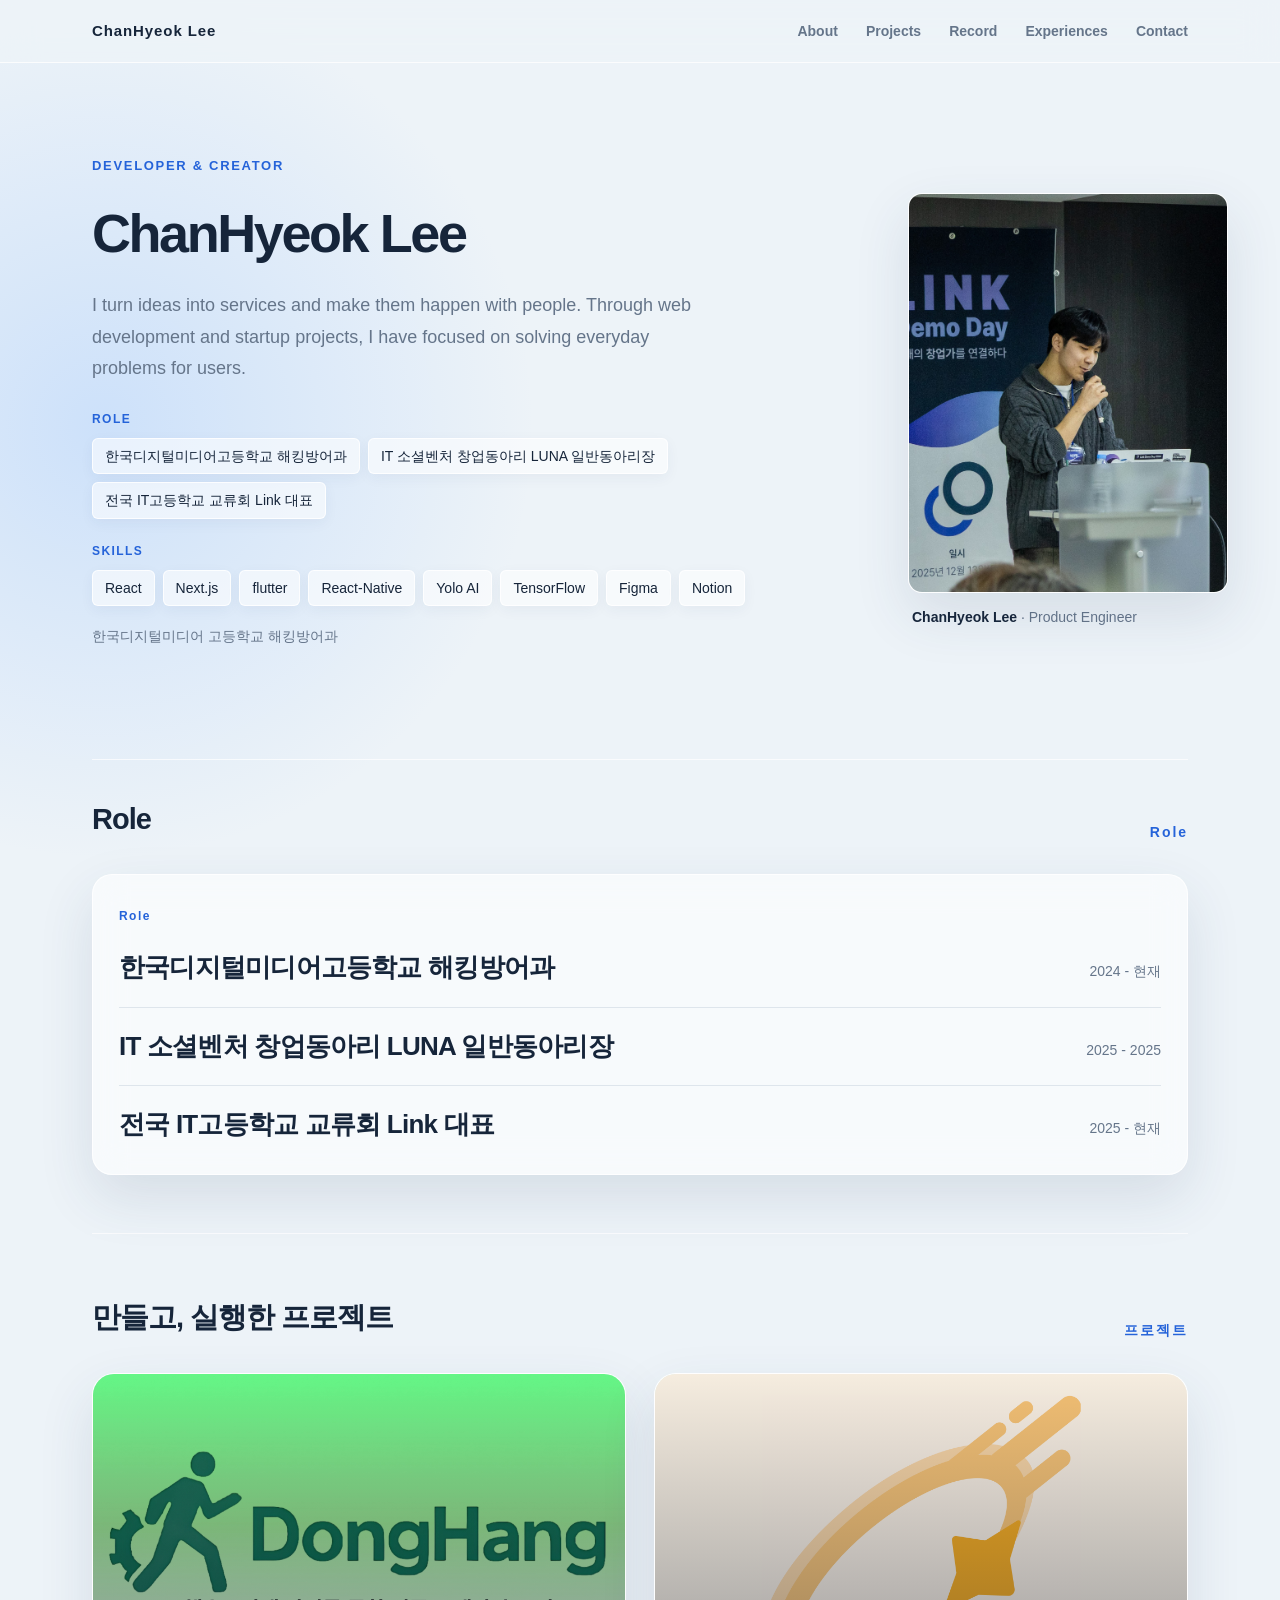
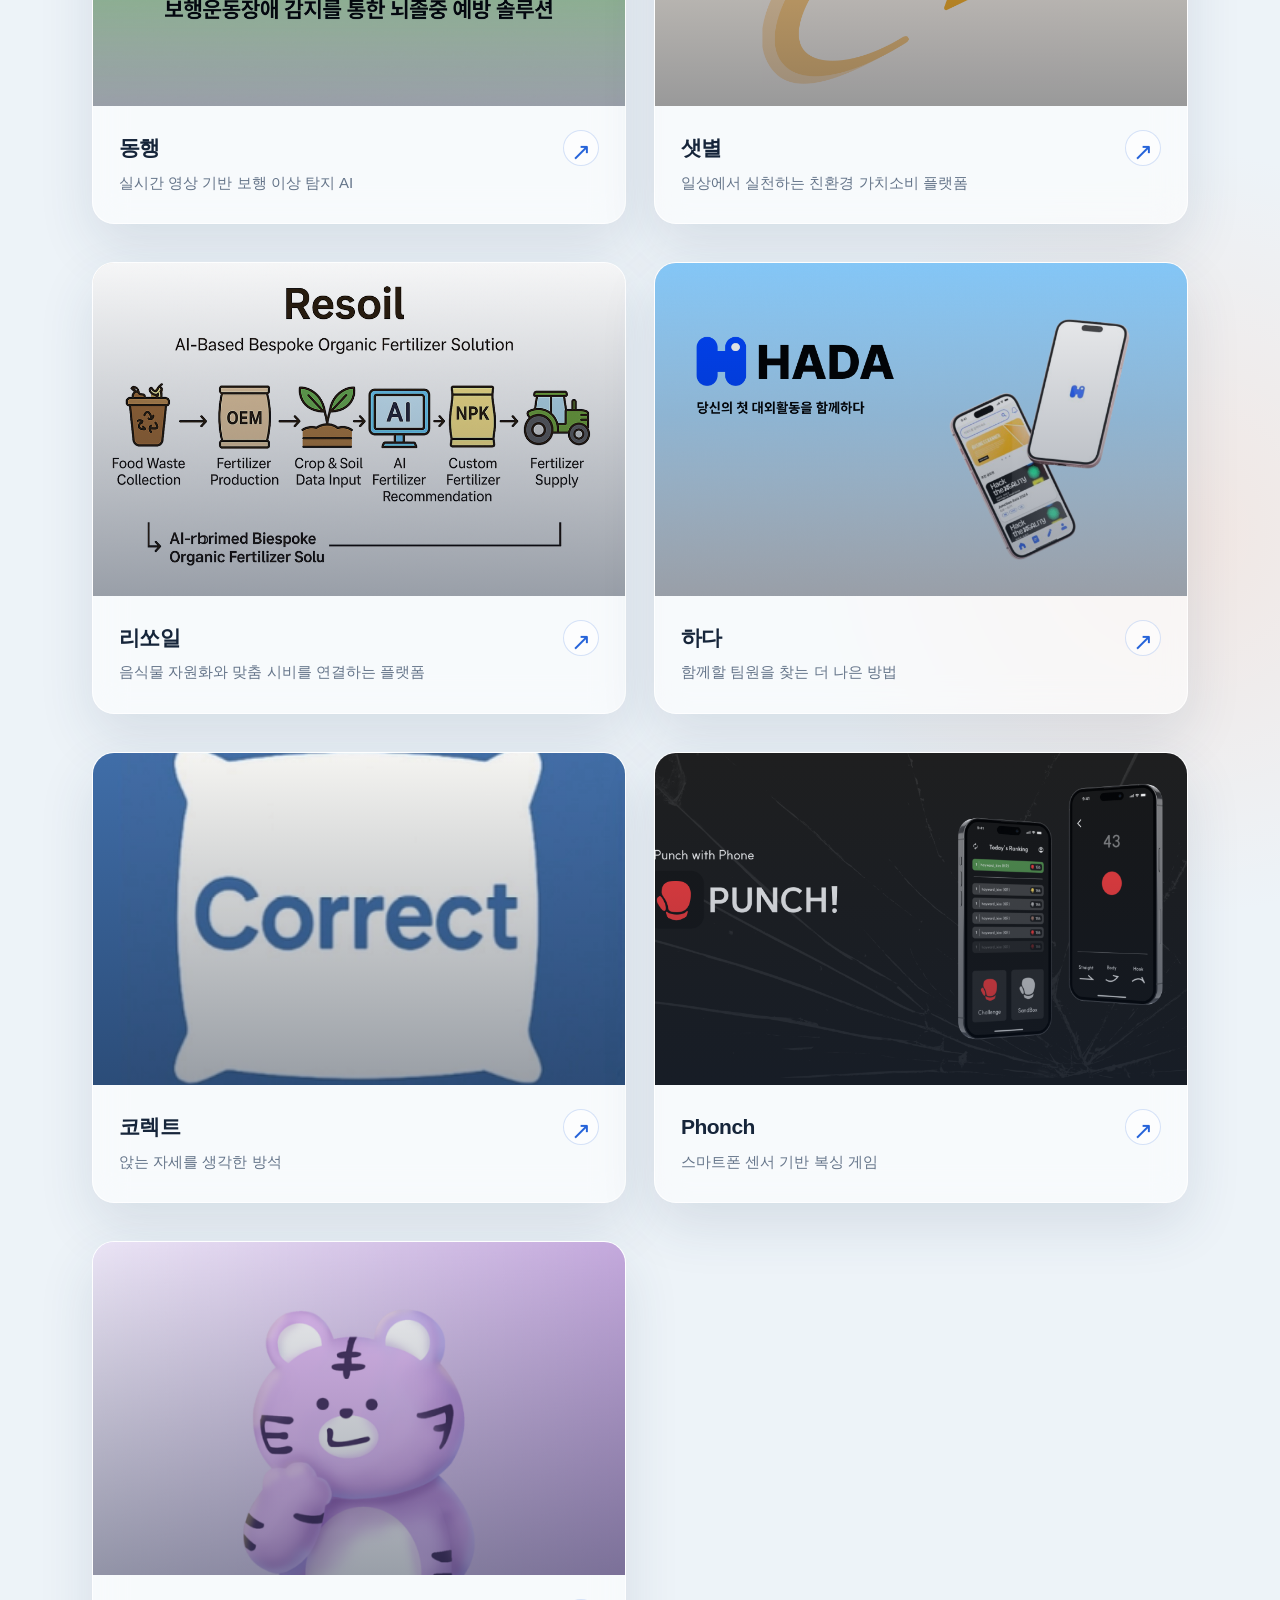
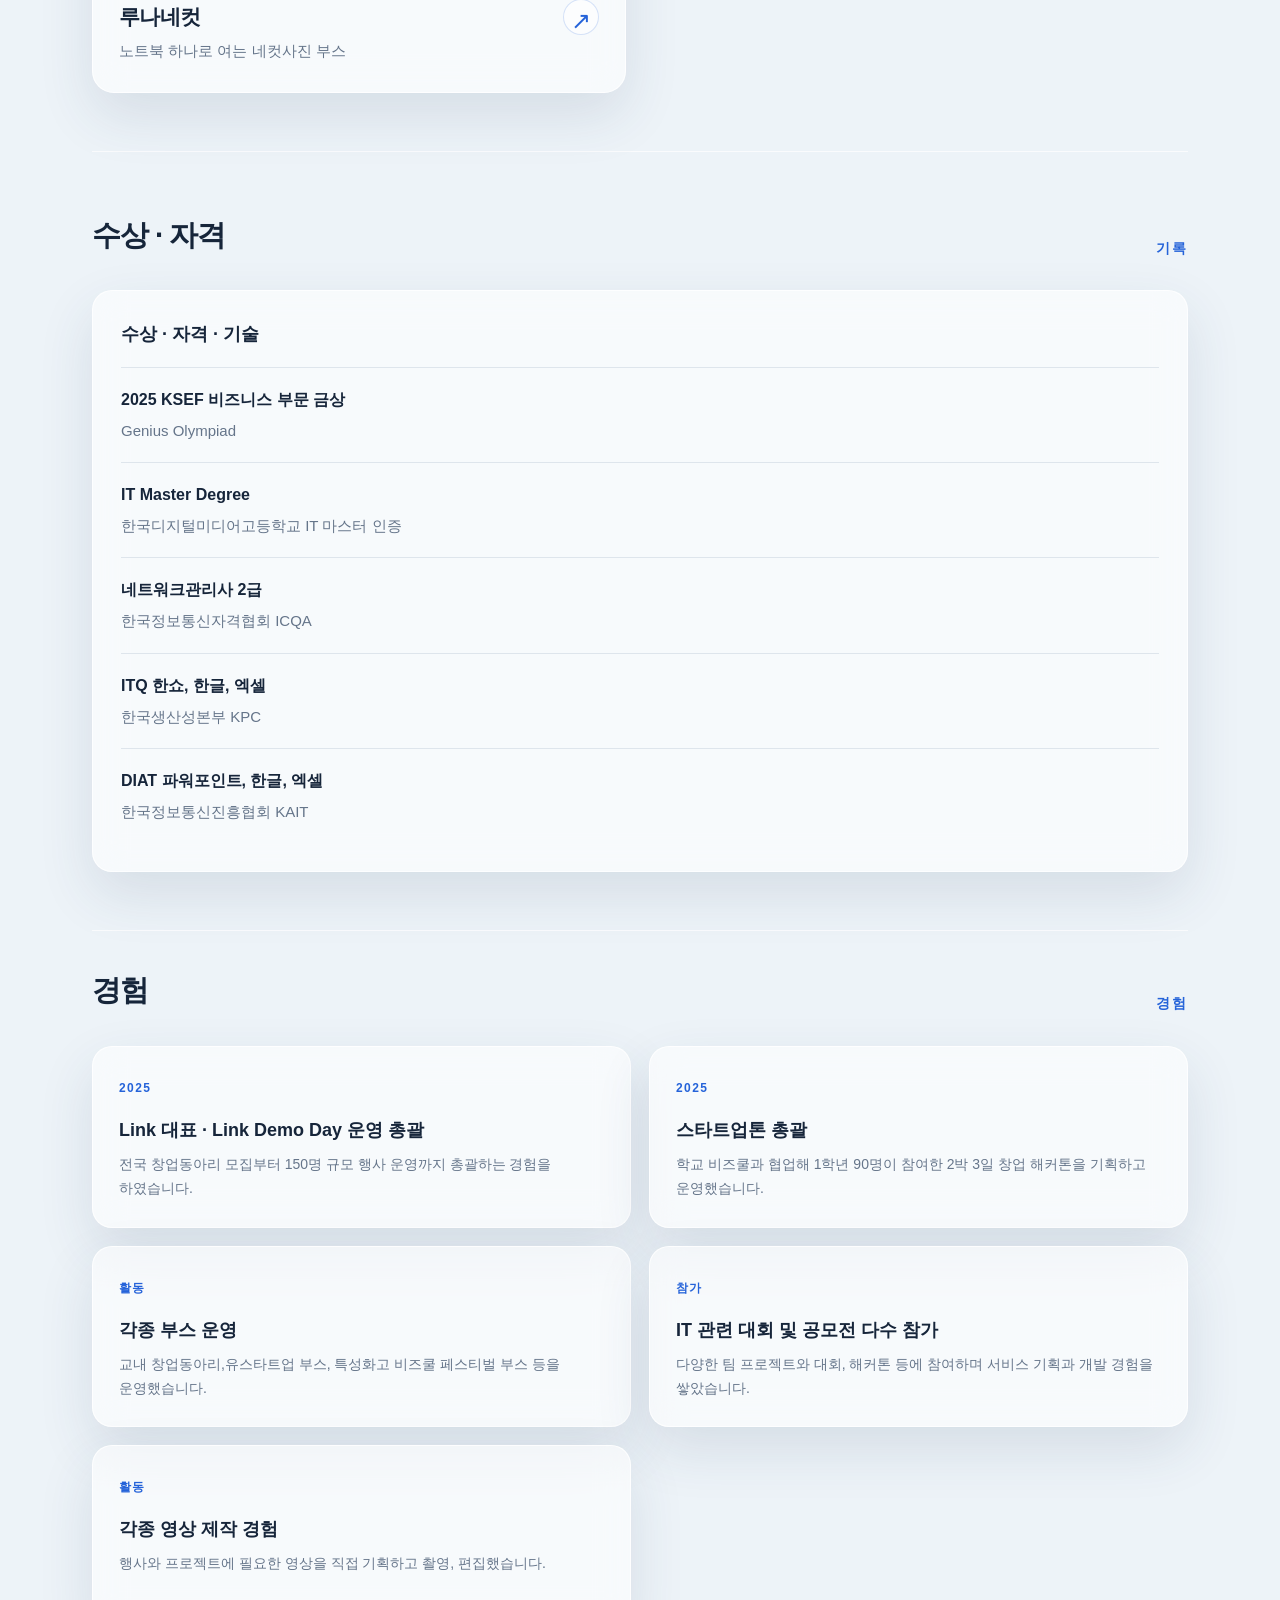
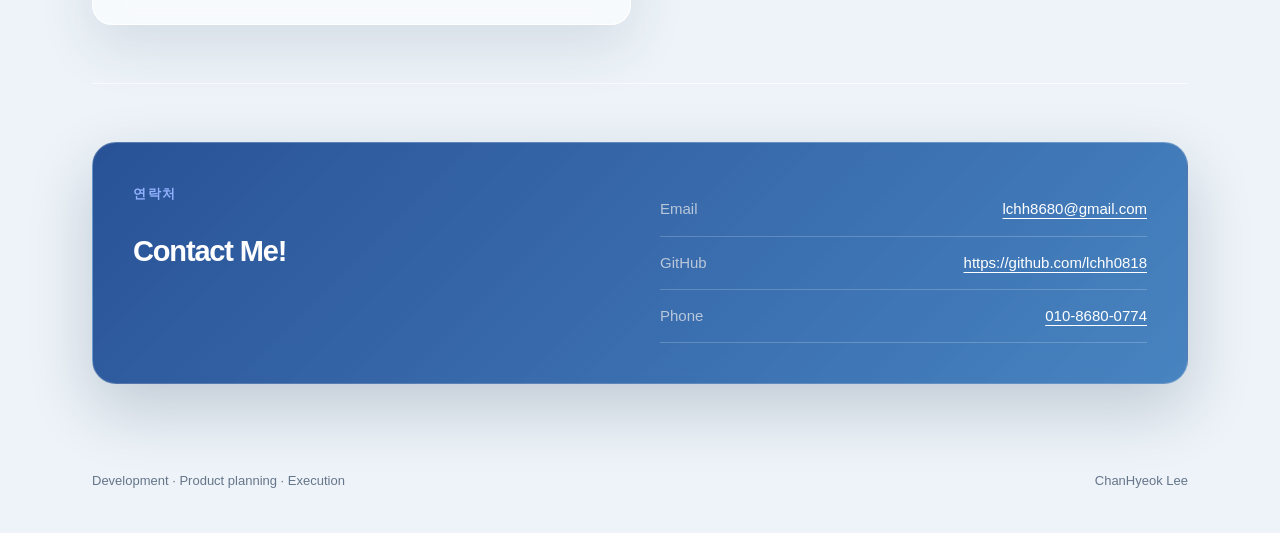
<file: index.html>
<!doctype html>
<html lang="en">
<head>
    <meta charset="utf-8">
    <meta name="viewport" content="width=device-width, initial-scale=1">
    <title>portfolio</title>
    <meta name="description" content="A portfolio of web development, product planning, and event operations.">
    <link rel="icon" type="image/svg+xml" href="data:image/svg+xml,%3Csvg xmlns='http://www.w3.org/2000/svg' viewBox='0 0 32 32'%3E%3Crect width='32' height='32' rx='7' fill='%232859e6'/%3E%3Cpath d='M10 24V8h8a5 5 0 0 1 0 10h-4v6zm4-10h4a1 1 0 0 0 0-2h-4z' fill='white'/%3E%3C/svg%3E">
    <link rel="stylesheet" href="styles.css">
    <link rel="stylesheet" href="glass.css">
    <script src="content.js" defer></script>
    <script src="experiences/link-demo-day.js" defer></script>
    <script src="experiences/startup-thon.js" defer></script>
    <script src="experiences/booth-operation.js" defer></script>
    <script src="experiences/it-contests.js" defer></script>
    <script src="experiences/video-production.js" defer></script>
    <script src="projects/donghaeng/project.js" defer></script>
    <script src="projects/luna-four/project.js" defer></script>
    <script src="projects/saetbyeol/project.js" defer></script>
    <script src="projects/resoil/project.js" defer></script>
    <script src="projects/hada/project.js" defer></script>
    <script src="projects/correct/project.js" defer></script>
    <script src="projects/junction/project.js" defer></script>
    <script src="app.js" defer></script>
</head>
<body data-page="home">
    <header id="header"></header>


    <main>
        <div id="about" class="hero"></div>

        <section id="projects">
            <div class="section-head">
                <h2>만들고, 실행한 프로젝트</h2>
                <small>프로젝트</small>
            </div>
            <div id="project-grid" class="grid"></div>
        </section>

        <section id="record">
            <div class="section-head">
                <h2>수상 · 자격</h2>
                <small>기록</small>
            </div>
            <div class="experience">
                <div>
                    <h3>리더십 · 행사 운영</h3>
                    <div class="row">
                        <strong>Link 대표 · Link Demo Day 총괄</strong>
                        <p>전국 창업동아리 모집부터 150명 규모 행사 운영까지 총괄했습니다.</p>
                    </div>
                    <div class="row">
                        <strong>LUNA 동아리장 · 스타트업톤 총괄</strong>
                        <p>약 90명이 참여한 2박 3일 교내 해커톤을 주최하고 운영 및 심사를 맡았습니다.</p>
                    </div>
                    <div class="row">
                        <strong>부스 운영 총 6회</strong>
                        <p>교내 창업동아리 부스 4회, 안산시 유스타트업 1회, 특성화고 비즈쿨 페스티벌 1회</p>
                    </div>
                </div>
                <div>
                    <h3>수상 · 자격 · 기술</h3>
                    <div class="row">
                        <strong>2025 KSEF 비즈니스 부문 금상</strong>
                        <p>Genius Olympiad</p>
                    </div>
                    <div class="row">
                        <strong>IT Master Degree</strong>
                        <p>한국디지털미디어고등학교 IT 마스터 인증</p>
                    </div>
                    <div class="row">
                        <strong>네트워크관리사 2급</strong>
                        <p>한국정보통신자격협회 ICQA</p>
                    </div>
                    <div class="row">
                        <strong>ITQ 한쇼, 한글, 엑셀</strong>
                        <p>한국생산성본부 KPC</p>
                    </div>
                    <div class="row">
                        <strong>DIAT 파워포인트, 한글, 엑셀</strong>
                        <p>한국정보통신진흥협회 KAIT </p>
                    </div>
                </div>
            </div>
        </section>

        <section id="contact">
            <div class="contact">
                <div>
                    <p class="eyebrow" style="color:#92b2ff">연락처</p>
                    <h2>Contact Me!</h2>
                </div>
                <div id="contacts"></div>
            </div>
        </section>

        <noscript>Please enable JavaScript to view this portfolio.</noscript>
    </main>

    <footer id="footer"></footer>
</body>
</html>
</file>
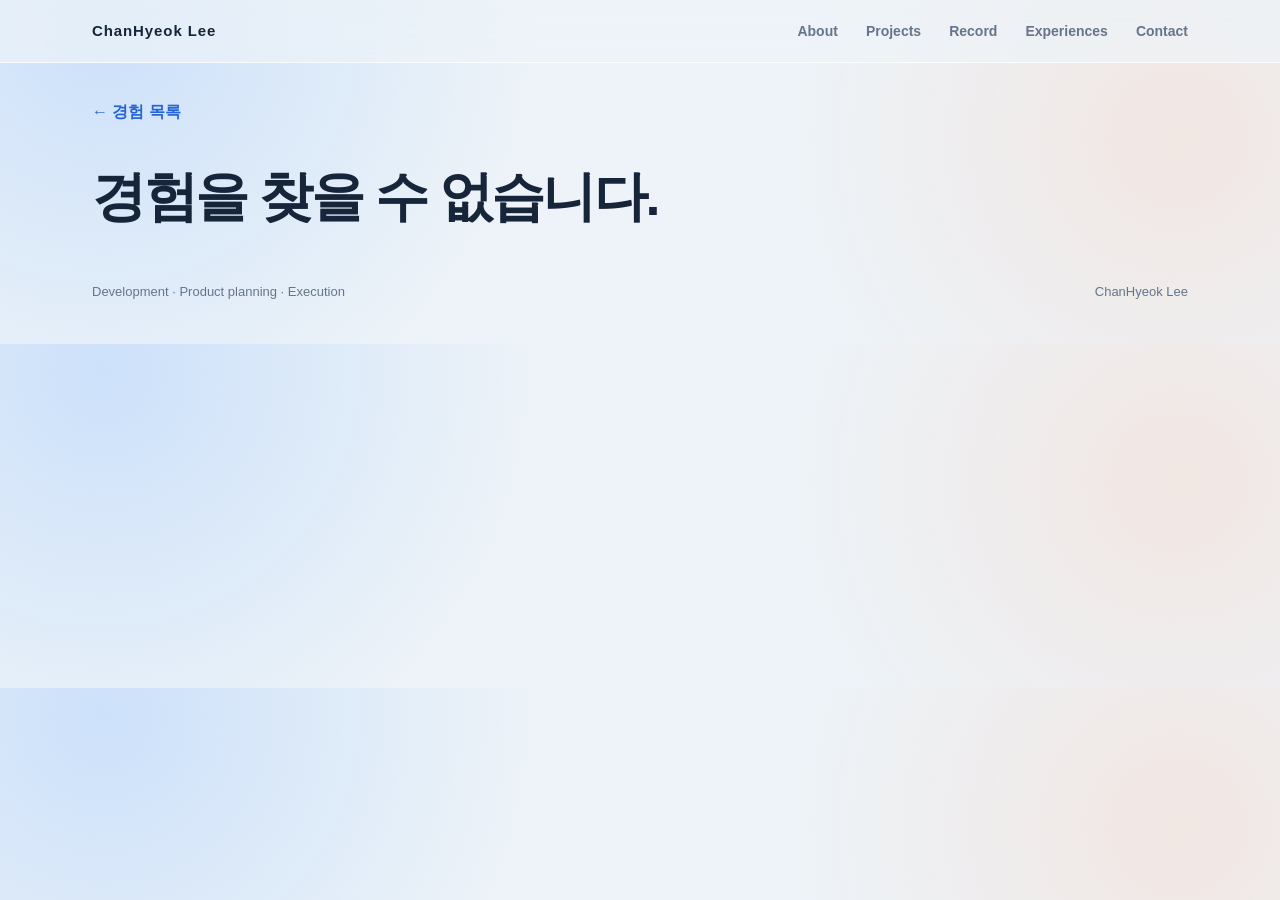
<file: experience.html>
<!doctype html>
<html lang="ko">
<head>
    <meta charset="utf-8">
    <meta name="viewport" content="width=device-width, initial-scale=1">
    <title>portfolio</title>
    <meta name="description" content="Portfolio experience detail.">
    <link rel="icon" type="image/svg+xml" href="data:image/svg+xml,%3Csvg xmlns='http://www.w3.org/2000/svg' viewBox='0 0 32 32'%3E%3Crect width='32' height='32' rx='7' fill='%232859e6'/%3E%3Cpath d='M10 24V8h8a5 5 0 0 1 0 10h-4v6zm4-10h4a1 1 0 0 0 0-2h-4z' fill='white'/%3E%3C/svg%3E">
    <link rel="stylesheet" href="styles.css">
    <link rel="stylesheet" href="glass.css">
    <script src="content.js" defer></script>
    <script src="experiences/link-demo-day.js" defer></script>
    <script src="experiences/startup-thon.js" defer></script>
    <script src="experiences/booth-operation.js" defer></script>
    <script src="experiences/it-contests.js" defer></script>
    <script src="experiences/video-production.js" defer></script>
    <script src="projects/donghaeng/project.js" defer></script>
    <script src="projects/luna-four/project.js" defer></script>
    <script src="projects/saetbyeol/project.js" defer></script>
    <script src="projects/resoil/project.js" defer></script>
    <script src="projects/hada/project.js" defer></script>
    <script src="projects/correct/project.js" defer></script>
    <script src="projects/junction/project.js" defer></script>
    <script src="app.js" defer></script>
</head>
<body data-page="experience">
    <header id="header"></header>
    <main>
        <a class="back" href="index.html#experiences">← 경험 목록</a>
        <div id="detail"></div>
    </main>
    <footer id="footer"></footer>
</body>
</html>
</file>
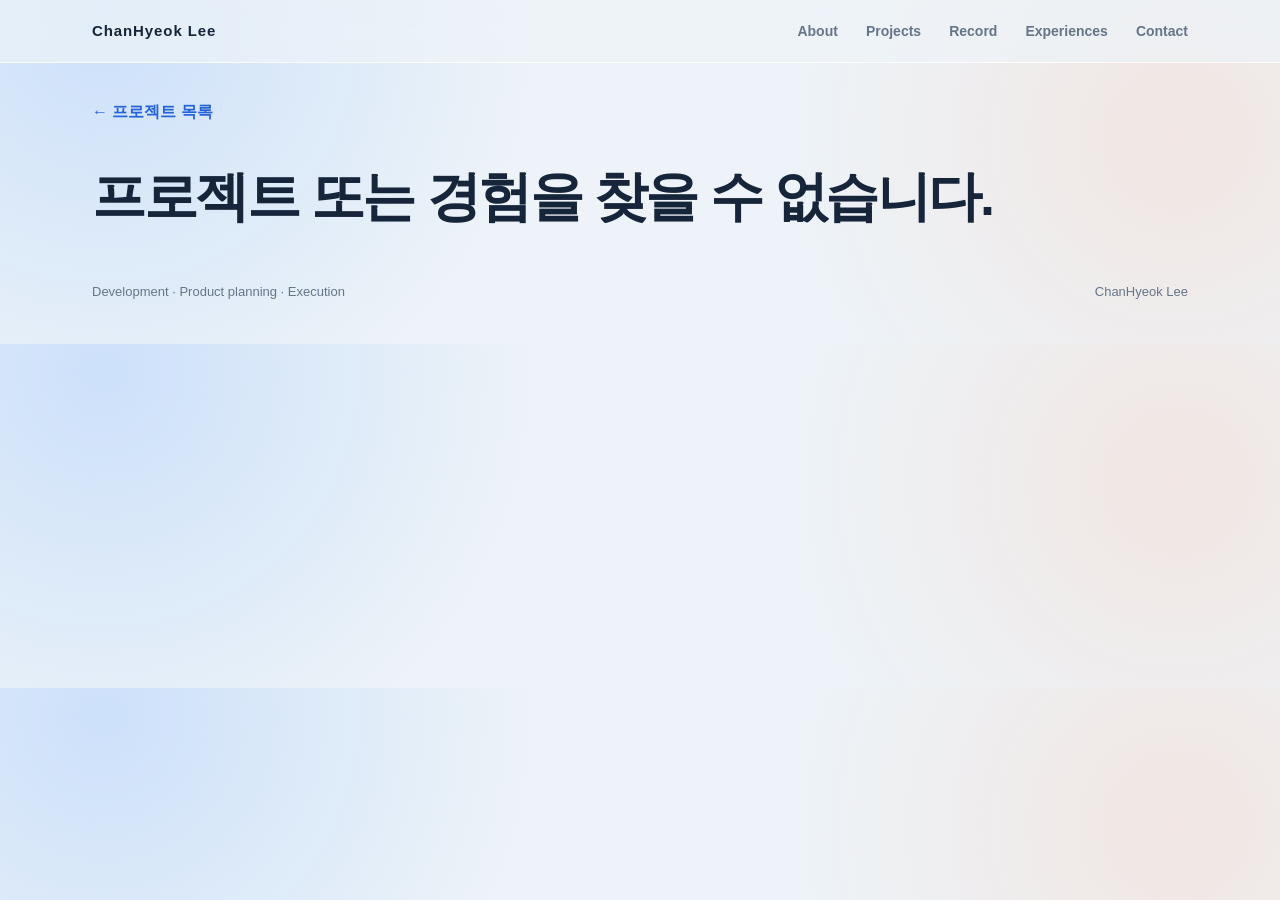
<file: project.html>
<!doctype html>
<html lang="en">
<head>
    <meta charset="utf-8">
    <meta name="viewport" content="width=device-width, initial-scale=1">
    <title>portfolio</title>
    <meta name="description" content="A portfolio of web development, product planning, and event operations.">
    <link rel="icon" type="image/svg+xml" href="data:image/svg+xml,%3Csvg xmlns='http://www.w3.org/2000/svg' viewBox='0 0 32 32'%3E%3Crect width='32' height='32' rx='7' fill='%232859e6'/%3E%3Cpath d='M10 24V8h8a5 5 0 0 1 0 10h-4v6zm4-10h4a1 1 0 0 1 0-2h-4z' fill='white'/%3E%3C/svg%3E">
    <link rel="stylesheet" href="styles.css">
    <link rel="stylesheet" href="glass.css">
    <script src="content.js" defer></script>
    <script src="experiences/link-demo-day.js" defer></script>
    <script src="experiences/startup-thon.js" defer></script>
    <script src="experiences/booth-operation.js" defer></script>
    <script src="experiences/it-contests.js" defer></script>
    <script src="experiences/video-production.js" defer></script>
    <script src="projects/donghaeng/project.js" defer></script>
    <script src="projects/luna-four/project.js" defer></script>
    <script src="projects/saetbyeol/project.js" defer></script>
    <script src="projects/resoil/project.js" defer></script>
    <script src="projects/hada/project.js" defer></script>
    <script src="projects/correct/project.js" defer></script>
    <script src="projects/junction/project.js" defer></script>
    <script src="app.js" defer></script>
</head>
<body data-page="project">
    <header id="header"></header>
    <main>
        <a class="back" href="index.html#projects">← 프로젝트 목록</a>
        <div id="detail"></div>
    </main>
    <footer id="footer"></footer>
</body>
</html>
</file>
<file: styles.css>
:root{--ink:#172337;--muted:#637083;--blue:#2859e6;--line:#dde3ec;--paper:#f7f9fc}*{box-sizing:border-box}html{scroll-behavior:smooth;scroll-padding-top:90px}body{margin:0;background:var(--paper);color:var(--ink);font:16px/1.75 -apple-system,BlinkMacSystemFont,'Segoe UI','Noto Sans KR',sans-serif;word-break:keep-all}a{color:inherit;text-decoration:none}button,a{-webkit-tap-highlight-color:transparent}a:focus-visible{outline:3px solid var(--blue);outline-offset:5px}header{background:rgba(247,249,252,.97);border-bottom:1px solid var(--line);position:sticky;top:0;z-index:10}.nav{max-width:1160px;margin:auto;padding:22px 32px;display:flex;justify-content:space-between;align-items:center;gap:20px}.brand{font-weight:800;letter-spacing:.06em}.brand b{color:var(--blue)}nav{display:flex;gap:28px;font-size:14px;font-weight:600}main{max-width:1160px;margin:auto;padding:0 32px}.hero{padding:80px 0 72px;display:grid;grid-template-columns:1fr 280px;gap:70px;align-items:center}.eyebrow{font-size:13px;letter-spacing:.13em;color:var(--blue);font-weight:750;margin:0 0 20px}h1{font-size:clamp(32px,4.7vw,54px);line-height:1.3;letter-spacing:-.045em;margin:0 0 22px}h1 span{color:var(--blue)}.intro{max-width:630px;color:var(--muted);font-size:18px;margin:0 0 24px}.school{font-size:14px;color:var(--muted);margin:18px 0}.tags{display:flex;gap:8px;flex-wrap:wrap}.tag{display:inline-block;font-size:14px;padding:5px 12px;border:1px solid var(--line);border-radius:6px;background:white}.portrait{aspect-ratio:4/5;background:#e8edf5;border:1px solid #d6deea;border-radius:14px;overflow:hidden;display:flex;align-items:center;justify-content:center;position:relative}.portrait img{width:100%;height:100%;object-fit:cover}.photo-label{font-size:15px;color:#647289;text-align:center}.photo-label strong{display:block;font-size:48px;font-weight:300;line-height:1.4;color:#8b9ab0}.portrait-label{margin-top:12px;font-size:14px;color:var(--muted)}section{padding:58px 0;border-top:1px solid var(--line)}.section-head{display:flex;align-items:baseline;justify-content:space-between;gap:20px;margin-bottom:30px}h2{font-size:29px;letter-spacing:-.04em;margin:0}small{font-size:14px;color:var(--muted)}.grid{display:grid;grid-template-columns:repeat(2,minmax(0,1fr));gap:38px 28px}.card{display:block}.cover{aspect-ratio:16/10;border-radius:12px;overflow:hidden;background:var(--cover);color:var(--cover-ink);position:relative;display:flex;flex-direction:column;justify-content:space-between;padding:28px;transition:transform .22s ease}.cover img{width:100%;height:100%;object-fit:cover;position:absolute;inset:0}.cover-meta{font-size:13px;letter-spacing:.1em}.cover-title{font-size:clamp(27px,3.4vw,45px);font-weight:800;letter-spacing:-.035em;line-height:1.1}.cover-foot{font-size:14px}.card:hover .cover{transform:translateY(-4px)}.card-info{padding:18px 2px;display:flex;justify-content:space-between;gap:16px}.card-info h3{font-size:21px;margin:0 0 3px}.card-info p{margin:0;color:var(--muted);font-size:15px}.arrow{font-size:24px;color:var(--blue)}.experience{display:grid;grid-template-columns:1fr 1fr;gap:36px}.experience h3{margin:0 0 16px;font-size:18px}.row{padding:18px 0;border-top:1px solid var(--line)}.row strong{display:block}.row p{font-size:15px;color:var(--muted);margin:4px 0 0}.skills{margin-top:25px}.contact{background:var(--ink);color:white;border-radius:14px;padding:40px;display:grid;grid-template-columns:1fr 1fr;gap:40px}.contact p{color:#b9c7da}.contact-row{display:flex;justify-content:space-between;gap:16px;padding:13px 0;border-bottom:1px solid #3a475b;font-size:15px;overflow-wrap:anywhere;word-break:break-word}.contact-row span{color:#b9c7da}.contact-row a{text-decoration:underline;text-underline-offset:4px}.empty{color:#b9c7da}footer{max-width:1160px;margin:auto;padding:28px 32px 40px;font-size:13px;color:var(--muted);display:flex;justify-content:space-between;gap:16px}.back{display:inline-block;color:var(--muted);margin:35px 0}.detail-head{max-width:800px;padding:20px 0 40px}.detail-head h1{margin-bottom:15px}.detail-cover{max-height:580px;aspect-ratio:16/8}.detail-cover .cover-title{font-size:clamp(35px,6vw,76px)}.detail-body{display:grid;grid-template-columns:240px 1fr;gap:70px;padding:50px 0}.detail-body aside{color:var(--muted);font-size:15px}.detail-body aside strong{color:var(--ink);display:block;margin-bottom:8px}.detail-body article h2{font-size:23px;margin:0 0 14px}.detail-body article p{margin:0 0 35px;color:var(--muted);font-size:17px}.detail-links{display:flex;gap:18px;flex-wrap:wrap;margin-top:20px;color:var(--blue)}.gallery img{max-width:100%;height:auto;border-radius:12px;margin-bottom:20px}.end-nav{display:flex;justify-content:space-between;gap:25px;border-top:1px solid var(--line);padding:24px 0 60px}.end-nav a{color:var(--blue)}@media(prefers-reduced-motion:reduce){html{scroll-behavior:auto}.cover{transition:none}}@media(max-width:760px){.nav{padding:18px 20px}nav{gap:16px}main{padding:0 20px}.hero{padding:42px 0;grid-template-columns:1fr;gap:28px}.hero figure{margin:0;max-width:200px;grid-row:2}.intro{font-size:16px}.grid,.experience,.contact,.detail-body{grid-template-columns:1fr}.grid{gap:22px}.section-head{margin-bottom:24px}section{padding:38px 0}.contact{padding:26px;gap:16px}.detail-body{gap:24px;padding:30px 0}.detail-cover{aspect-ratio:16/10}.cover{padding:24px}.cover-title{font-size:34px}h2{font-size:25px}footer{padding:24px 20px}.brand{font-size:14px}nav{font-size:14px}.section-head small{white-space:nowrap}}@media(max-width:370px){.nav{align-items:flex-start;flex-direction:column;gap:8px}.contact-row{flex-direction:column;gap:2px}}
</file>
<file: glass.css>
:root{
  --paper:#edf3f8;
  --ink:#16253a;
  --muted:#65758a;
  --line:rgba(255,255,255,.72);
  --blue:#2563d9;
  --glass:rgba(255,255,255,.58);
  --glass-strong:rgba(255,255,255,.78);
  --shadow:0 22px 55px rgba(42,65,97,.12);
}

body{
  background:
    radial-gradient(circle at 8% 8%, rgba(130,183,255,.3), transparent 27rem),
    radial-gradient(circle at 92% 40%, rgba(255,190,157,.24), transparent 24rem),
    var(--paper);
  color:var(--ink);
}

header{
  background:rgba(237,243,248,.68);
  border-bottom:1px solid rgba(255,255,255,.74);
  backdrop-filter:blur(18px);
  -webkit-backdrop-filter:blur(18px);
}

.nav{padding-top:18px;padding-bottom:18px}.brand{font-size:15px}nav a{color:var(--muted);transition:color .2s ease}nav a:hover{color:var(--blue)}
.hero{padding-top:92px;padding-bottom:92px}.hero figure{margin:0}.portrait{background:var(--glass);border:1px solid var(--line);box-shadow:var(--shadow);backdrop-filter:blur(16px);-webkit-backdrop-filter:blur(16px)}
.portrait-label{padding-left:4px}.portrait-label strong{color:var(--ink)}
.about-label{margin:22px 0 8px;color:var(--blue);font-size:12px;font-weight:800;letter-spacing:.12em;text-transform:uppercase}
section{border-top-color:rgba(255,255,255,.72)}
.role-section{padding-top:34px}.role-card,.experience-card{padding:26px;border:1px solid rgba(255,255,255,.8);border-radius:20px;background:var(--glass);box-shadow:var(--shadow);backdrop-filter:blur(16px);-webkit-backdrop-filter:blur(16px)}.role-list{display:grid;gap:16px}.role-line{display:flex;align-items:baseline;justify-content:space-between;gap:24px;padding-bottom:16px;border-bottom:1px solid rgba(89,116,149,.16)}.role-line:last-child{padding-bottom:0;border-bottom:0}.role-card h3{margin:0;font-size:26px;letter-spacing:-.03em}.role-date{color:var(--muted);font-size:14px;white-space:nowrap}.role-period{display:inline-block;margin-bottom:18px;color:var(--blue);font-size:12px;font-weight:800;letter-spacing:.12em}.experiences-section{padding-top:34px}.experience-list{display:grid;grid-template-columns:repeat(2,1fr);gap:18px}.experience-card{min-height:180px}.experience-card h3{margin:0 0 10px;font-size:18px;line-height:1.45}.experience-card p{margin:0;color:var(--muted);font-size:14px;line-height:1.7}
.section-head{align-items:end}.section-head h2{letter-spacing:-.035em}.section-head small{color:var(--blue);font-weight:700;letter-spacing:.14em}
.card{overflow:hidden;border:1px solid rgba(255,255,255,.8);border-radius:22px;background:var(--glass);box-shadow:var(--shadow);backdrop-filter:blur(16px);-webkit-backdrop-filter:blur(16px);transition:transform .25s ease,box-shadow .25s ease,border-color .25s ease}.card:hover{transform:translateY(-7px);box-shadow:0 28px 60px rgba(42,65,97,.18);border-color:rgba(255,255,255,1)}
.cover{border:0;border-radius:0;background:linear-gradient(135deg,var(--cover),rgba(255,255,255,.62));min-height:240px;padding:28px}.cover img{display:block;width:100%;height:100%;min-height:240px;object-fit:cover;position:absolute;inset:0;transition:transform .45s ease}.card:hover .cover img{transform:scale(1.045)}.cover:has(img){padding:0}.cover:has(img)::after{content:"";position:absolute;inset:0;background:linear-gradient(180deg,rgba(12,26,48,.04),rgba(12,26,48,.42));pointer-events:none}.cover:has(img) .cover-foot{z-index:1;color:#fff;text-shadow:0 1px 12px rgba(0,0,0,.35)}
.cover-meta{color:var(--cover-ink);font-weight:750}.cover-title{letter-spacing:-.045em}.cover-foot{font-weight:700}.card-info{padding:24px 26px 27px}.card-info h3{letter-spacing:-.025em}.card-info p{color:var(--muted)}.arrow{width:36px;height:36px;border:1px solid rgba(37,99,217,.18);border-radius:50%;display:grid;place-items:center;color:var(--blue);background:rgba(255,255,255,.55);flex:none}
.tag{border-color:rgba(255,255,255,.82);background:rgba(255,255,255,.56);box-shadow:0 4px 14px rgba(42,65,97,.05)}
.experience{gap:28px}.experience>div,.contact,.detail-body aside,.detail-body article{border:1px solid rgba(255,255,255,.75);border-radius:20px;background:var(--glass);box-shadow:var(--shadow);backdrop-filter:blur(16px);-webkit-backdrop-filter:blur(16px)}.experience>div{padding:28px}.row{border-top-color:rgba(89,116,149,.16)}
.experience{grid-template-columns:1fr}.experience>div:first-child{display:none}
.contact{border:1px solid rgba(255,255,255,.2);box-shadow:0 25px 65px rgba(14,39,76,.2);background:linear-gradient(135deg,rgba(30,73,145,.95),rgba(44,113,183,.86));border-radius:24px}.contact-row{border-bottom-color:rgba(255,255,255,.2)}
.back{margin-top:35px;color:var(--blue);font-weight:700}.detail-head{padding-top:42px}.detail-cover{border:1px solid rgba(255,255,255,.8);border-radius:24px;overflow:hidden;box-shadow:var(--shadow)}.detail-body{gap:28px}.detail-body aside,.detail-body article{padding:28px}.detail-body article{background:rgba(255,255,255,.62)}.gallery img{border:1px solid rgba(255,255,255,.75);box-shadow:0 14px 30px rgba(42,65,97,.1)}
.detail-extra h2{margin:0 0 14px}.detail-extra p{margin-bottom:35px}
.detail-tabs{display:flex;gap:8px;margin:28px 0 0;border-bottom:1px solid rgba(89,116,149,.16)}.detail-tab{padding:12px 18px;border:0;border-bottom:2px solid transparent;background:transparent;color:var(--muted);font:inherit;font-weight:700;cursor:pointer}.detail-tab.is-active{border-bottom-color:var(--blue);color:var(--blue)}.detail-panel{display:none}.detail-panel.is-active{display:block}
.experience-media{display:grid;grid-template-columns:repeat(3,1fr);gap:10px;margin-top:22px}.experience-media img{width:100%;height:150px;object-fit:cover;border-radius:12px;border:1px solid rgba(255,255,255,.8);box-shadow:0 10px 24px rgba(42,65,97,.1)}.experience-media .experience-image{grid-column:1/-1;height:230px}
.experience-card{display:block;color:inherit;text-decoration:none;cursor:pointer;transition:transform .22s ease,box-shadow .22s ease}.experience-card:hover{transform:translateY(-5px);box-shadow:0 28px 60px rgba(42,65,97,.18)}.experience-detail-media{display:grid;grid-template-columns:repeat(3,1fr);gap:14px;margin:0 0 12px}.experience-detail-media img{width:100%;height:220px;object-fit:cover;border-radius:16px;border:1px solid rgba(255,255,255,.8);box-shadow:var(--shadow)}.experience-detail-media img:first-child{grid-column:1/-1;height:360px}.experience-detail-body{padding-top:28px}.experience-detail-video{margin:0 0 24px}.experience-detail-video video,.experience-detail-video iframe{display:block;width:100%;height:clamp(220px,52vw,620px);max-height:620px;border-radius:20px;border:1px solid rgba(255,255,255,.8);background:#102038;box-shadow:var(--shadow)}
footer{color:var(--muted)}
@media(max-width:760px){.hero{padding-top:55px;padding-bottom:55px}.experience-list{grid-template-columns:1fr}.experience-media{grid-template-columns:repeat(2,1fr)}.experience-media .experience-image{height:200px}.experience-detail-media{grid-template-columns:repeat(2,1fr)}.experience-detail-media img{height:150px}.experience-detail-media img:first-child{height:220px}.role-line{align-items:flex-start;flex-direction:column;gap:4px}.role-date{font-size:13px}.cover{min-height:210px}.cover img{min-height:210px}.experience>div,.detail-body aside,.detail-body article{padding:22px}.card-info{padding:20px 21px 22px}}

.portrait {
  width: 320px;
  height: 400px;
}

.portrait img {
  width: 100%;
  height: 100%;
  object-fit: cover;
  object-position: center;
}
</file>
